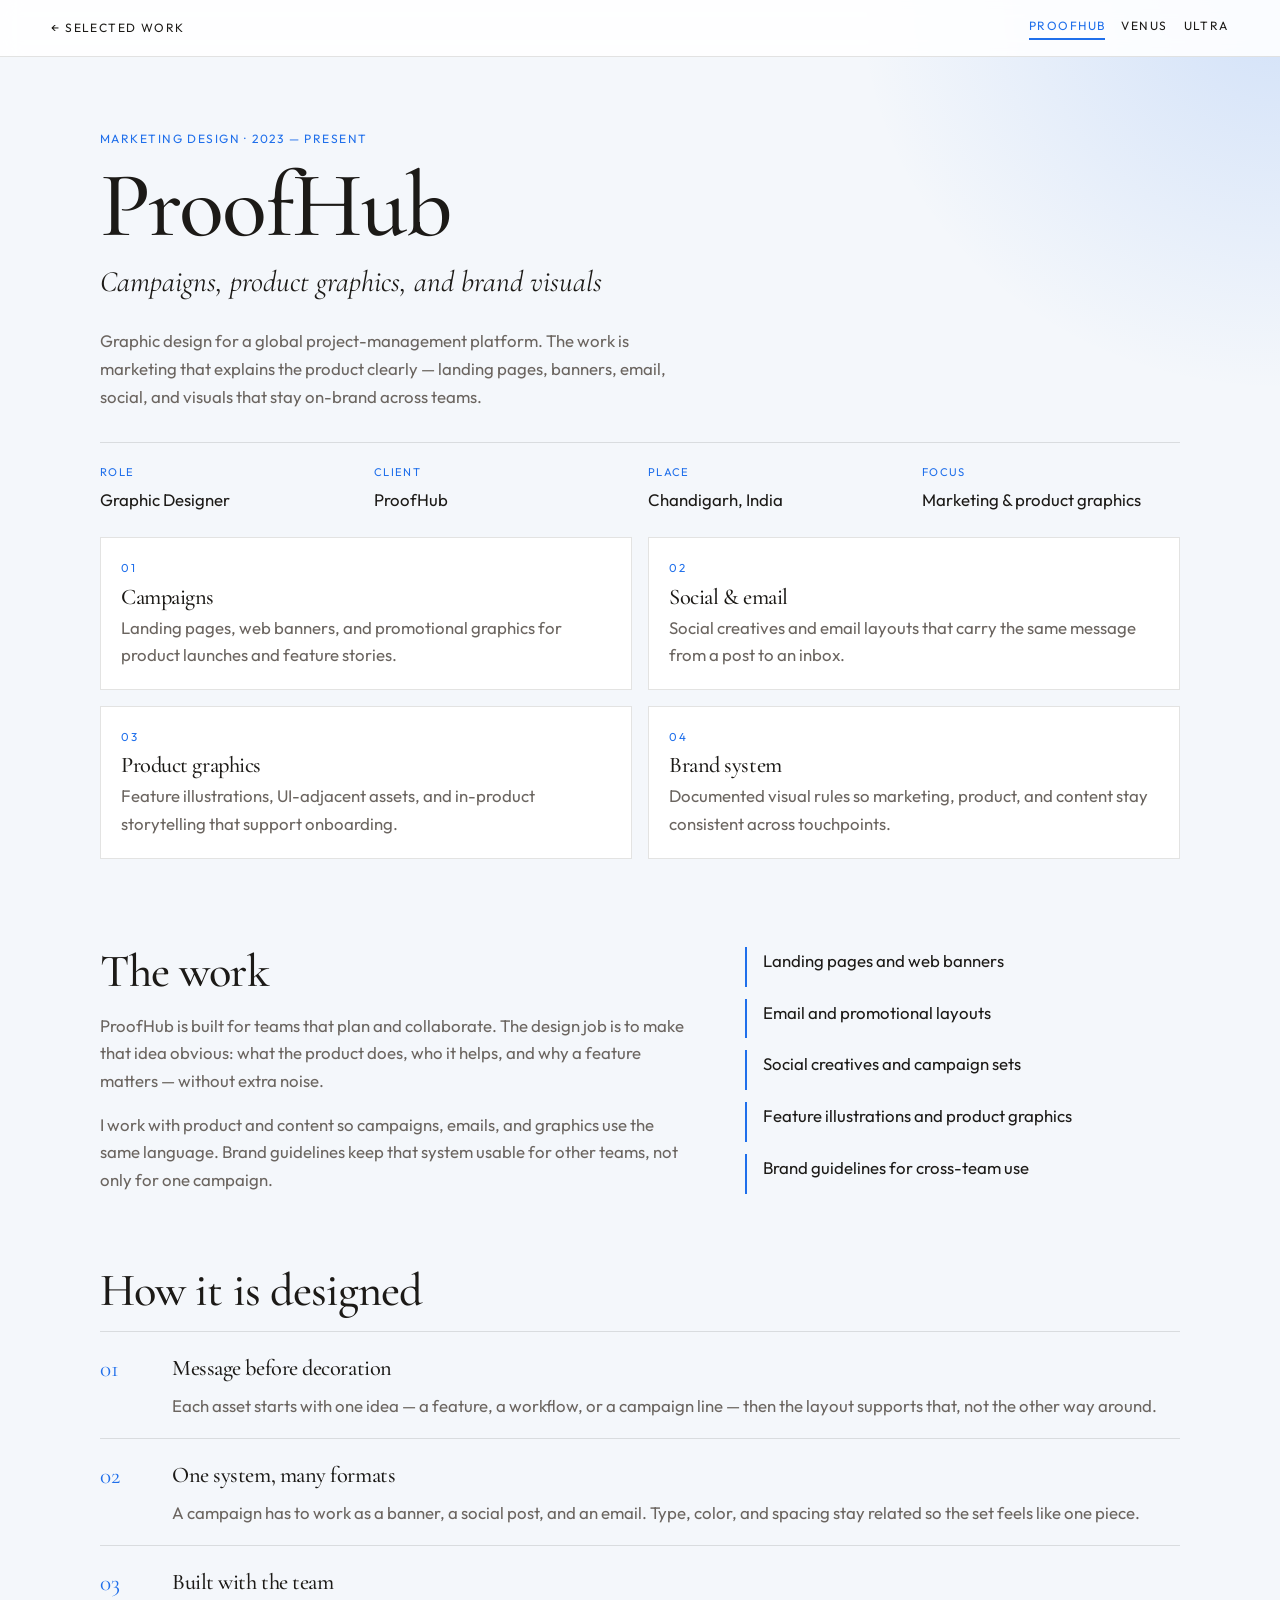
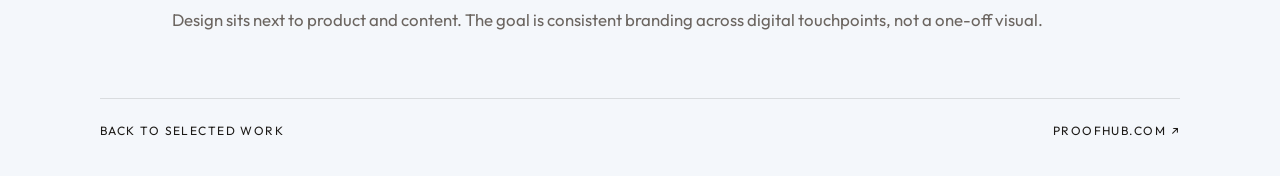
<file: projects.html>
<!DOCTYPE html>
<html lang="en">
<head>
  <meta charset="UTF-8" />
  <meta name="viewport" content="width=device-width, initial-scale=1.0" />
  <meta name="description" content="Selected project case studies by Neha Dagar — ProofHub, Venus Remedies, and Ultra Healthcare." />
  <title>Projects — Neha Dagar</title>
  <link rel="icon" href="favicon.svg" type="image/svg+xml" />
  <link rel="preconnect" href="https://fonts.googleapis.com" />
  <link rel="preconnect" href="https://fonts.gstatic.com" crossorigin />
  <link href="https://fonts.googleapis.com/css2?family=Cormorant+Garamond:ital,wght@0,500;0,600;1,500&family=Outfit:wght@300;400;500;600&display=swap" rel="stylesheet" />
  <link rel="stylesheet" href="projects.css" />
</head>
<body>
  <header class="bar">
    <a class="back" href="index.html#work">← Selected work</a>
    <nav class="project-nav" aria-label="Projects">
      <a href="#proofhub" data-project="proofhub">ProofHub</a>
      <a href="#venus" data-project="venus">Venus</a>
      <a href="#ultra" data-project="ultra">Ultra</a>
    </nav>
  </header>

  <main>
    <!-- PROOFHUB -->
    <article class="project" id="proofhub" data-theme="proofhub">
      <section class="hero">
        <p class="eyebrow">Marketing design · 2023 — Present</p>
        <h1>ProofHub</h1>
        <p class="sub">Campaigns, product graphics, and brand visuals</p>
        <p class="lead">
          Graphic design for a global project-management platform. The work is marketing that explains the product clearly — landing pages, banners, email, social, and visuals that stay on-brand across teams.
        </p>
        <dl class="meta">
          <div><dt>Role</dt><dd>Graphic Designer</dd></div>
          <div><dt>Client</dt><dd>ProofHub</dd></div>
          <div><dt>Place</dt><dd>Chandigarh, India</dd></div>
          <div><dt>Focus</dt><dd>Marketing &amp; product graphics</dd></div>
        </dl>
      </section>

      <section class="bands" aria-label="Work areas">
        <article><span>01</span><h2>Campaigns</h2><p>Landing pages, web banners, and promotional graphics for product launches and feature stories.</p></article>
        <article><span>02</span><h2>Social &amp; email</h2><p>Social creatives and email layouts that carry the same message from a post to an inbox.</p></article>
        <article><span>03</span><h2>Product graphics</h2><p>Feature illustrations, UI-adjacent assets, and in-product storytelling that support onboarding.</p></article>
        <article><span>04</span><h2>Brand system</h2><p>Documented visual rules so marketing, product, and content stay consistent across touchpoints.</p></article>
      </section>

      <section class="story">
        <div>
          <h2>The work</h2>
          <p>ProofHub is built for teams that plan and collaborate. The design job is to make that idea obvious: what the product does, who it helps, and why a feature matters — without extra noise.</p>
          <p>I work with product and content so campaigns, emails, and graphics use the same language. Brand guidelines keep that system usable for other teams, not only for one campaign.</p>
        </div>
        <ul class="points">
          <li>Landing pages and web banners</li>
          <li>Email and promotional layouts</li>
          <li>Social creatives and campaign sets</li>
          <li>Feature illustrations and product graphics</li>
          <li>Brand guidelines for cross-team use</li>
        </ul>
      </section>

      <section class="approach">
        <h2>How it is designed</h2>
        <ol>
          <li><span>01</span><div><h3>Message before decoration</h3><p>Each asset starts with one idea — a feature, a workflow, or a campaign line — then the layout supports that, not the other way around.</p></div></li>
          <li><span>02</span><div><h3>One system, many formats</h3><p>A campaign has to work as a banner, a social post, and an email. Type, color, and spacing stay related so the set feels like one piece.</p></div></li>
          <li><span>03</span><div><h3>Built with the team</h3><p>Design sits next to product and content. The goal is consistent branding across digital touchpoints, not a one-off visual.</p></div></li>
        </ol>
      </section>

      <footer class="foot">
        <a href="index.html#work">Back to selected work</a>
        <a href="https://www.proofhub.com/" target="_blank" rel="noopener noreferrer">proofhub.com ↗</a>
      </footer>
    </article>

    <!-- VENUS -->
    <article class="project" id="venus" data-theme="venus" hidden>
      <section class="hero">
        <p class="eyebrow">Print · Pharma · 2022 — 2023</p>
        <h1>Venus Remedies</h1>
        <p class="sub">Packaging, brochures, and regulated collaterals</p>
        <p class="lead">
          Graphic design for a pharmaceutical company. The work turned dense product information into packaging, brochures, and internal pieces that stay accurate and easy to follow.
        </p>
        <dl class="meta">
          <div><dt>Role</dt><dd>Graphic Designer</dd></div>
          <div><dt>Client</dt><dd>Venus Remedies Limited</dd></div>
          <div><dt>Place</dt><dd>Panchkula, India</dd></div>
          <div><dt>Focus</dt><dd>Packaging &amp; print</dd></div>
        </dl>
      </section>

      <section class="story">
        <div>
          <h2>The work</h2>
          <p>Venus Remedies makes research-driven pharmaceuticals, including injectables. Print for that kind of product has to be precise: the name, the strength, and the use have to read before anything else.</p>
          <p>I worked with marketing and product teams on packaging, brochures, internal communications, and social graphics — keeping brand rules and industry visual standards in place.</p>
        </div>
        <ul class="points">
          <li>Product packaging layouts</li>
          <li>Marketing brochures and print collaterals</li>
          <li>Internal communication design</li>
          <li>Social graphics tied to the same brand system</li>
        </ul>
      </section>

      <section class="approach">
        <h2>How it was set</h2>
        <ol>
          <li><span>01</span><div><h3>Accuracy first</h3><p>Copy, names, and visual standards were checked against the brand and the industry rules the team already followed.</p></div></li>
          <li><span>02</span><div><h3>Hierarchy for small formats</h3><p>On a carton, the product name and key facts lead. Supporting detail sits where it can be read, not where it competes.</p></div></li>
          <li><span>03</span><div><h3>One brand across channels</h3><p>Packaging, brochures, and social were designed as one system so marketing and product materials stayed consistent.</p></div></li>
        </ol>
      </section>

      <footer class="foot">
        <a href="index.html#work">Back to selected work</a>
        <a href="https://venusremedies.com/" target="_blank" rel="noopener noreferrer">venusremedies.com ↗</a>
      </footer>
    </article>

    <!-- ULTRA -->
    <article class="project" id="ultra" data-theme="ultra" hidden>
      <section class="hero">
        <p class="eyebrow">Print · Cosmetics · 2021 — 2022</p>
        <h1>Ultra Healthcare</h1>
        <p class="sub">Namaste Veda &amp; the skin-care line</p>
        <p class="lead">
          Graphic design for print — labels, jars, tubes, and collaterals for a herbal cosmetic range. The brief was simple: make Ayurvedic ingredients feel clean, calm, and easy to read on a shelf.
        </p>
        <dl class="meta">
          <div><dt>Role</dt><dd>Graphic Designer</dd></div>
          <div><dt>Client</dt><dd>Ultra Healthcare Official</dd></div>
          <div><dt>Place</dt><dd>Panchkula, India</dd></div>
          <div><dt>Focus</dt><dd>Packaging &amp; print</dd></div>
        </dl>
      </section>

      <figure class="hero-shot">
        <img src="images/ultra/skin-category.jpg" alt="Ultra Healthcare skin-care lineup: face wash, essential oils, and vitamin C serum" width="1080" height="1080" />
        <figcaption>Skin-care lineup — face wash, oils, and serum. Product images from the Ultra Healthcare range.</figcaption>
      </figure>

      <section class="story">
        <div>
          <h2>The work</h2>
          <p>At Ultra Healthcare I worked on print for personal care and cosmetics, including the Namaste Veda line — herbal beauty products such as face wash, shea body lotion, and aloe-based care. The job was to keep each pack clear: what it is, what is in it, and who it is for, without crowding the label.</p>
        </div>
        <ul class="points">
          <li>Product labels for jars, tubes, and dropper bottles</li>
          <li>Ingredient-led hierarchy — name first, benefit second</li>
          <li>A shared look: cream grounds, gold caps, botanical green</li>
          <li>Print-ready files for packaging and marketing collaterals</li>
        </ul>
      </section>

      <section class="products" aria-labelledby="products-title">
        <header class="section-head">
          <p class="eyebrow">Selected packs</p>
          <h2 id="products-title">Cosmetic print</h2>
        </header>
        <ul class="grid">
          <li>
            <figure>
              <img src="images/ultra/face-wash.jpg" alt="Ultra Healthcare aloe vera, neem and tea tree face wash tube" width="1350" height="1350" />
              <figcaption><strong>Face wash</strong><span>Aloe vera, neem &amp; tea tree · 75 ml</span></figcaption>
            </figure>
          </li>
          <li>
            <figure>
              <img src="images/ultra/ubtan.jpg" alt="Ultra Healthcare Ubtan face pack jar" width="1080" height="1080" />
              <figcaption><strong>Ubtan face pack</strong><span>Orange, rose &amp; licorice · 100 g</span></figcaption>
            </figure>
          </li>
          <li>
            <figure>
              <img src="images/ultra/green-tea.jpg" alt="Ultra Healthcare green tea face pack jar" width="1080" height="1080" />
              <figcaption><strong>Green tea face pack</strong><span>Green tea &amp; aloe vera · 100 g</span></figcaption>
            </figure>
          </li>
          <li>
            <figure>
              <img src="images/ultra/rosemary.jpg" alt="Ultra Healthcare rosemary essential oil bottle" width="1080" height="1080" />
              <figcaption><strong>Rosemary oil</strong><span>Skin &amp; hair care · 30 ml</span></figcaption>
            </figure>
          </li>
        </ul>
      </section>

      <section class="approach">
        <h2>How the print was set</h2>
        <ol>
          <li><span>01</span><div><h3>One system, many SKUs</h3><p>Logo, type, and gold-and-cream packaging stayed consistent so face wash, face packs, and oils read as one range.</p></div></li>
          <li><span>02</span><div><h3>Ingredient first</h3><p>Aloe, neem, ubtan, green tea, and rosemary sit on the front. Benefit lines stay short so the pack still feels quiet.</p></div></li>
          <li><span>03</span><div><h3>Built for print</h3><p>Labels were laid out for tubes, jars, and bottles — clear at shelf distance, with room for net weight and usage notes.</p></div></li>
        </ol>
      </section>

      <footer class="foot">
        <a href="index.html#work">Back to selected work</a>
        <a href="index.html#contact">Start a project</a>
      </footer>
    </article>
  </main>

  <script>
    (function () {
      var ids = ["proofhub", "venus", "ultra"];
      var projects = ids.map(function (id) { return document.getElementById(id); });
      var navLinks = document.querySelectorAll(".project-nav a");

      function show(id) {
        if (ids.indexOf(id) === -1) id = "proofhub";
        projects.forEach(function (el) {
          var on = el.id === id;
          el.hidden = !on;
        });
        navLinks.forEach(function (link) {
          link.classList.toggle("is-active", link.getAttribute("data-project") === id);
        });
        document.body.setAttribute("data-theme", id);
        document.title = ({
          proofhub: "ProofHub — Neha Dagar",
          venus: "Venus Remedies — Neha Dagar",
          ultra: "Ultra Healthcare — Neha Dagar"
        })[id];
        window.scrollTo(0, 0);
      }

      function fromHash() {
        var id = (location.hash || "#proofhub").slice(1);
        show(id);
      }

      window.addEventListener("hashchange", fromHash);
      fromHash();
    })();
  </script>
</body>
</html>
</file>
<file: projects.css>
:root {
  --bg: #f6f4ef;
  --paper: #fffdf9;
  --ink: #1c1a17;
  --muted: #6b6560;
  --line: rgba(28, 26, 23, 0.12);
  --accent: #1f6feb;
  --serif: "Cormorant Garamond", Georgia, serif;
  --sans: "Outfit", system-ui, sans-serif;
  --pad: clamp(1.25rem, 4vw, 3.5rem);
  --max: 1080px;
}

body[data-theme="proofhub"] {
  --bg: #f4f7fb;
  --accent: #1f6feb;
  --paper: #ffffff;
}

body[data-theme="venus"] {
  --bg: #f3f6f6;
  --accent: #0f6e6a;
  --paper: #ffffff;
}

body[data-theme="ultra"] {
  --bg: #f7f3ec;
  --accent: #3f6b45;
  --paper: #fffdf9;
}

*,
*::before,
*::after {
  box-sizing: border-box;
  margin: 0;
  padding: 0;
}

html { scroll-behavior: smooth; }

body {
  font-family: var(--sans);
  font-size: 1.05rem;
  line-height: 1.65;
  color: var(--ink);
  background:
    radial-gradient(ellipse 60% 40% at 100% 0%, color-mix(in srgb, var(--accent) 16%, transparent), transparent 55%),
    var(--bg);
}

img {
  max-width: 100%;
  height: auto;
  display: block;
}

a {
  color: inherit;
  text-decoration: none;
}

.bar {
  display: flex;
  justify-content: space-between;
  align-items: center;
  gap: 1rem;
  padding: 1rem var(--pad);
  border-bottom: 1px solid var(--line);
  background: color-mix(in srgb, var(--paper) 88%, transparent);
  backdrop-filter: blur(10px);
  position: sticky;
  top: 0;
  z-index: 10;
}

.back,
.eyebrow,
.project-nav a,
.foot {
  font-size: 0.75rem;
  letter-spacing: 0.12em;
  text-transform: uppercase;
}

.back:hover,
.foot a:hover,
.project-nav a.is-active,
.project-nav a:hover {
  color: var(--accent);
}

.project-nav {
  display: flex;
  gap: 1rem;
  flex-wrap: wrap;
}

.project-nav a.is-active {
  border-bottom: 2px solid var(--accent);
  padding-bottom: 0.15rem;
}

.project[hidden] { display: none; }

.hero,
.story,
.approach,
.products,
.bands,
.hero-shot {
  width: min(var(--max), calc(100% - 2 * var(--pad)));
  margin-inline: auto;
}

.hero { padding: clamp(2.5rem, 7vw, 4.5rem) 0 1.5rem; }

.eyebrow {
  color: var(--accent);
  margin-bottom: 0.85rem;
}

h1, h2, h3 {
  font-family: var(--serif);
  font-weight: 500;
  letter-spacing: -0.02em;
}

h1 {
  font-size: clamp(3.2rem, 8vw, 5.8rem);
  line-height: 0.92;
}

.sub {
  margin-top: 0.65rem;
  font-family: var(--serif);
  font-style: italic;
  font-size: clamp(1.3rem, 2.6vw, 1.85rem);
}

.lead {
  max-width: 38rem;
  margin-top: 1.25rem;
  color: var(--muted);
}

.meta {
  display: grid;
  grid-template-columns: repeat(4, minmax(0, 1fr));
  gap: 1rem;
  margin-top: 2rem;
  padding-top: 1.25rem;
  border-top: 1px solid var(--line);
}

.meta dt {
  font-size: 0.7rem;
  letter-spacing: 0.12em;
  text-transform: uppercase;
  color: var(--accent);
  margin-bottom: 0.25rem;
}

.bands {
  display: grid;
  grid-template-columns: 1fr 1fr;
  gap: 1rem;
  margin-bottom: 1rem;
}

.bands article {
  background: var(--paper);
  border: 1px solid var(--line);
  padding: 1.25rem;
}

.bands span {
  display: block;
  font-size: 0.72rem;
  letter-spacing: 0.14em;
  color: var(--accent);
  margin-bottom: 0.45rem;
}

.bands h2 { font-size: 1.4rem; margin-bottom: 0.35rem; }

.bands p,
.story p,
.approach p,
.hero-shot figcaption,
.grid figcaption span {
  color: var(--muted);
}

.hero-shot {
  margin-top: 1rem;
}

.hero-shot img,
.grid img {
  width: 100%;
  background: var(--paper);
  border: 1px solid var(--line);
}

.hero-shot figcaption {
  margin-top: 0.7rem;
  font-size: 0.9rem;
}

.story {
  display: grid;
  grid-template-columns: 1.15fr 0.85fr;
  gap: clamp(1.75rem, 5vw, 3.5rem);
  padding: clamp(2.75rem, 7vw, 4.5rem) 0;
}

h2 {
  font-size: clamp(2rem, 4vw, 2.9rem);
  line-height: 1.05;
  margin-bottom: 1rem;
}

.story p + p { margin-top: 1rem; }

.points {
  list-style: none;
  display: grid;
  gap: 0.75rem;
}

.points li {
  padding-left: 1rem;
  border-left: 2px solid var(--accent);
}

.section-head { margin-bottom: 1.25rem; }

.grid {
  list-style: none;
  display: grid;
  grid-template-columns: 1fr 1fr;
  gap: 1.15rem;
}

.grid figcaption {
  display: flex;
  flex-direction: column;
  gap: 0.15rem;
  padding: 0.8rem 0 0.3rem;
}

.grid strong {
  font-family: var(--serif);
  font-size: 1.35rem;
  font-weight: 500;
}

.approach {
  padding-bottom: clamp(2.5rem, 6vw, 4rem);
}

.approach ol {
  list-style: none;
  display: grid;
  gap: 1.15rem;
}

.approach li {
  display: grid;
  grid-template-columns: 3.5rem 1fr;
  gap: 1rem;
  padding-top: 1.15rem;
  border-top: 1px solid var(--line);
}

.approach li > span {
  font-family: var(--serif);
  font-size: 1.45rem;
  color: var(--accent);
}

.approach h3 {
  font-size: 1.4rem;
  margin-bottom: 0.3rem;
}

.foot {
  display: flex;
  justify-content: space-between;
  gap: 1rem;
  width: min(var(--max), calc(100% - 2 * var(--pad)));
  margin: 0 auto;
  padding: 1.4rem 0 2.2rem;
  border-top: 1px solid var(--line);
}

@media (max-width: 800px) {
  .meta,
  .bands,
  .story,
  .grid {
    grid-template-columns: 1fr;
  }
}

@media (max-width: 560px) {
  .bar,
  .foot {
    flex-direction: column;
    align-items: flex-start;
  }

  .approach li {
    grid-template-columns: 2.75rem 1fr;
  }
}
</file>
